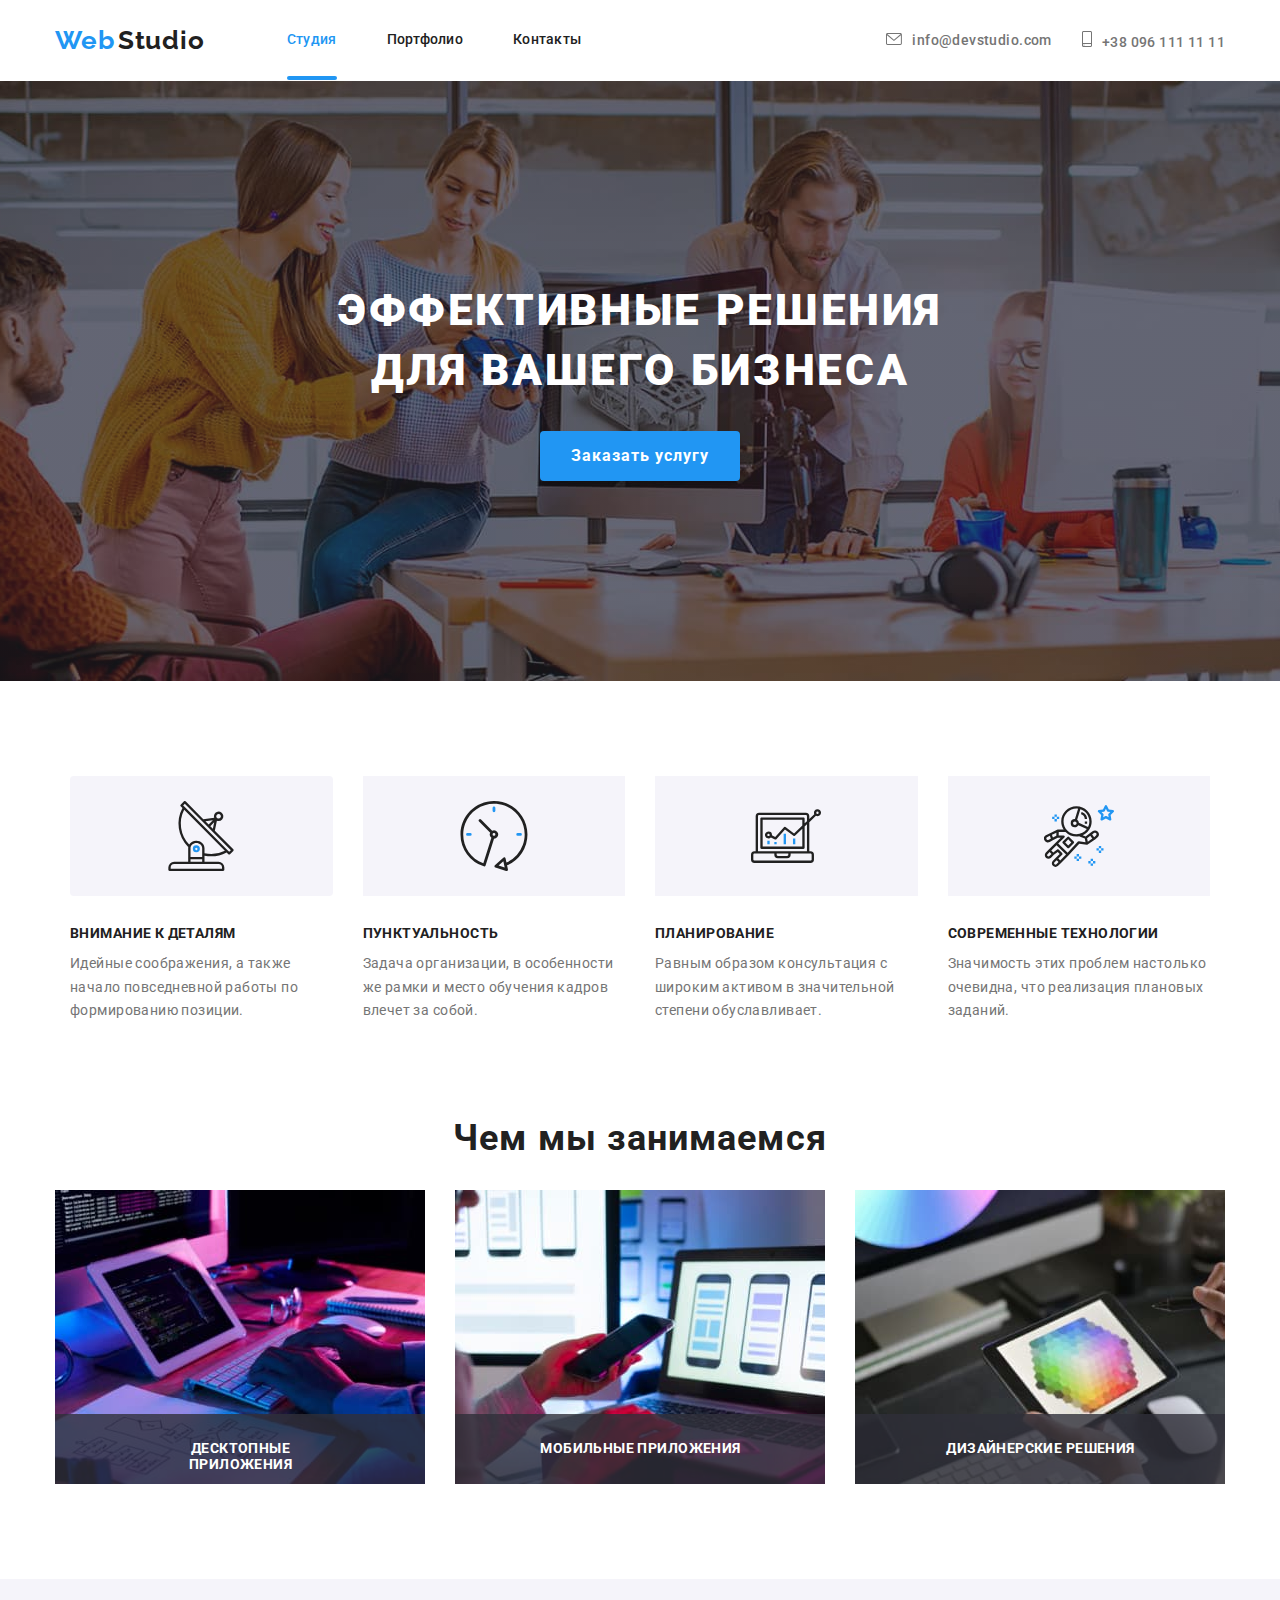
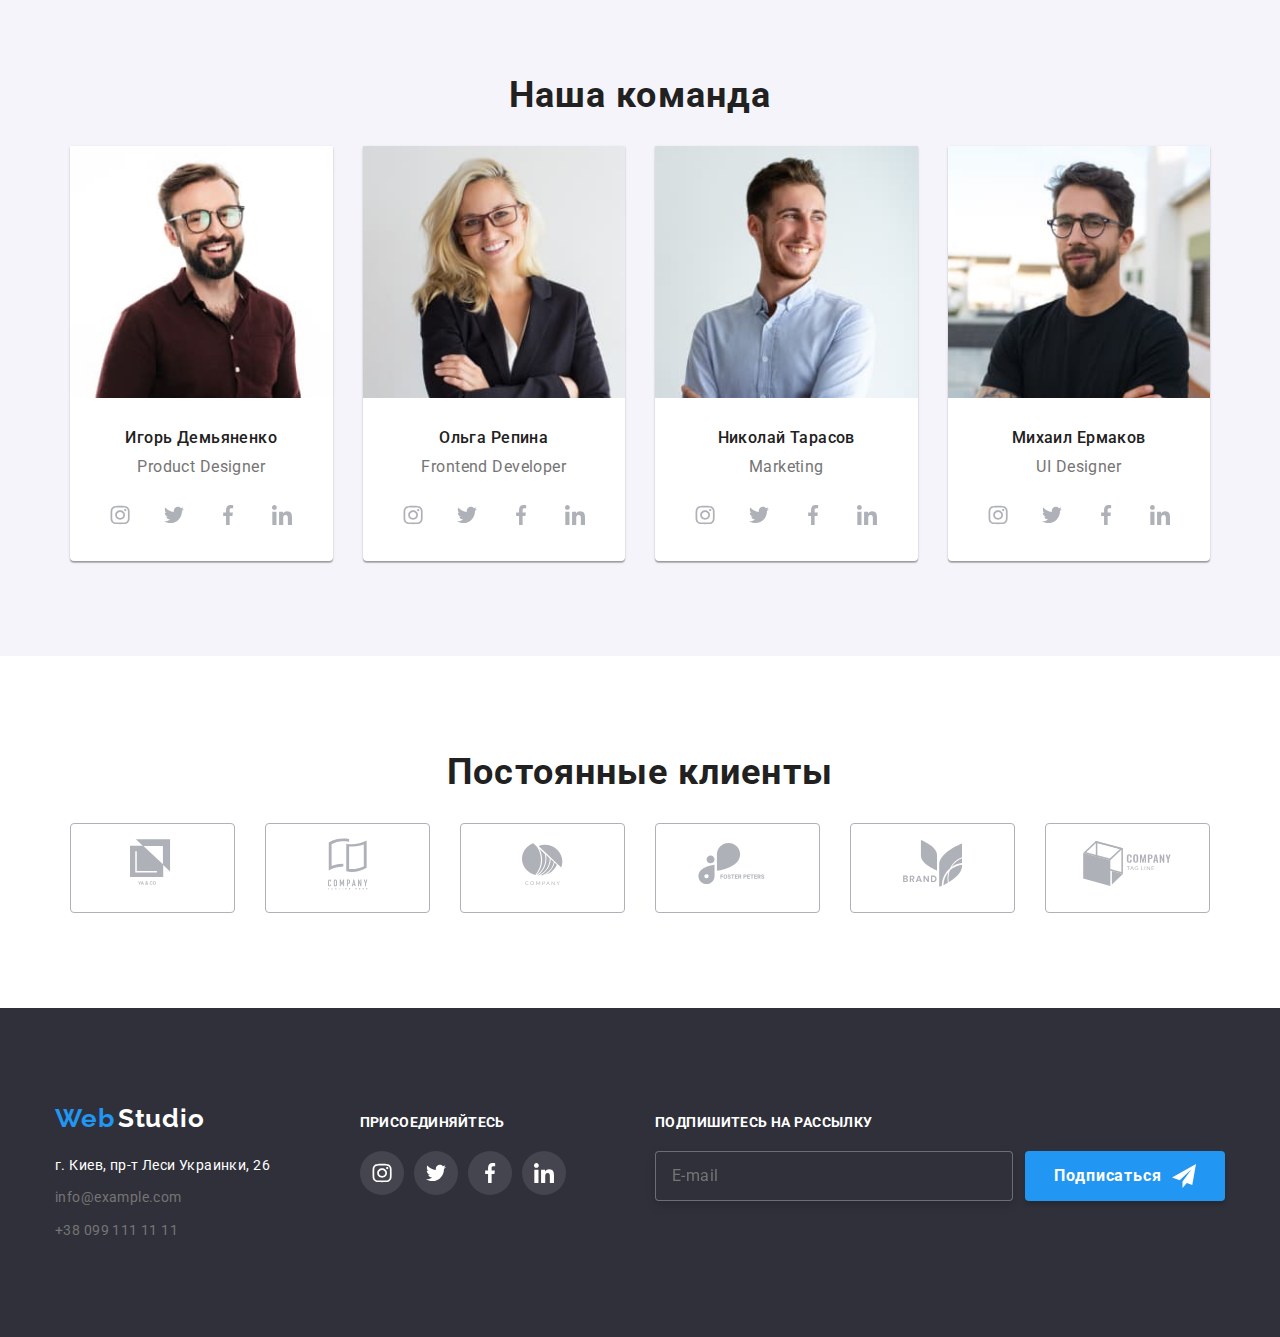
<file: index.html>
<!DOCTYPE html>
<html lang="ru">
  <head>
    <meta charset="UTF-8" />
    <meta name="viewport" content="width=device-width, initial-scale=1.0" />
    <title>WebStudio</title>
    <link href="https://fonts.googleapis.com/css2?family=Raleway:wght@700&family=Roboto:wght@400;500;700;900&display=swap"
      rel="stylesheet" />
    <link rel="stylesheet" href="https://cdnjs.cloudflare.com/ajax/libs/modern-normalize/1.0.0/modern-normalize.min.css" />
    <link rel="stylesheet" href="./css/main.min.css" />
  </head>

  <body>
     <header class="main-nav">
      <div class="container">
        <nav class="nave-header">
          <a href="./" class="link link-logo">
            <span class="logo web">Web</span>
            <span class="logo studio">Studio</span>
          </a>
          <button type="button" class="menu-button-mobile" aria-expanded="false" aria-controls="menu-container-mobile" data-menu-button>
            <svg width="40" height="40" aria-label="Переключатель мобильного меню">
              <use class="icon-menu-mobile" href="./images/modal-icon/sprite-modal.svg#menu"></use>
              <use class="icon-close-mobile" href="./images/modal-icon/sprite-modal.svg#close-menu"></use>
            </svg>
          </button>
          <div class="menu-container-mobile" data-menu>
            <ul class="link-nav-menu">
            <li class="item"><a href="" class="link link-nav current">Студия</a></li>
            <li class="item"><a href="./portfolio.html" class="link link-nav">Портфолио</a></li>
            <li class="item"><a href="#contacts" class="link link-nav">Контакты</a></li>
            </ul>
            <div class="header-contacts">
          <a href="mailto:info@devstudio.com" class="link link-header">
            <svg class="link-header-svg" width=16 height=12>
              <use href="./images/icon/sprite.svg#envelope"></use>
            </svg>
            info@devstudio.com</a>
          <a href="tel:+380961111111" class="link link-header">
            <svg class="link-header-svg" width=10 height=16>
              <use href="./images/icon/sprite.svg#smartphone"></use>
            </svg>
            +38 096 111 11 11</a>
            </div>
          </div>
        </nav>
      </div>
      
    </header>

    <main>
      <section class="section-hero">
        <div class="container">
          <h1 class="hero-title">Эффективные решения для вашего бизнеса</h1>
          <button data-modal-open type="button" class="btn">Заказать услугу</button>
        </div>
      </section>

       <section class="section-plus">
        <div class="container">
          <h2 hidden>Преимущества</h2>
          <ul class="list-plus">
            <li class="item item-antenna">
              <h3 class="title-plus">Внимание к деталям</h3> 
              <span>Идейные соображения, а также начало повседневной работы по формированию позиции.</span>
            </li>
            <li class="item item-clock">
              <h3 class="title-plus">Пунктуальность</h3> 
              <span>Задача организации, в особенности же рамки и место обучения кадров влечет за собой.</span>
            </li>
            <li class="item item-diagram">
              <h3 class="title-plus">Планирование</h3> 
              <span>Равным образом консультация с широким активом в значительной степени обуславливает.</span>
            </li>
            <li class="item item-astronaut">
              <h3 class="title-plus">Современные технологии</h3> 
              <span>Значимость этих проблем настолько очевидна, что реализация плановых заданий.</span>
            </li>
          </ul>
        </div>
      </section>

      <section class="container-title">
        <div class="container">
          <h2 class="section-title">Чем мы занимаемся</h2>
          <ul class="list-section-title">
            <li class="item">            
              <img srcset="./images/work/code.jpg 1x, ./images/work/code@2x.jpg 2x" src="./images/work/code.jpg" width="370" height="294" alt="верстка сайта" class="image-block">
              <p class="title-plus-work label">Десктопные приложения</p>
            </li>
            <li class="item">
              <img srcset="./images/work/mobile.jpg 1x, ./images/work/mobile@2x.jpg 2x" src="./images/work/mobile.jpg" width="370" height="294" alt="макет сайта" class="image-block">
              <p class="title-plus-work label">Мобильные приложения</p>
            </li>
            <li class="item">
              <img srcset="./images/work/grafic.jpg 1x, ./images/work/grafic@2x.jpg 2x" src="./images/work/grafic.jpg" width="370" height="294" alt="дизайн сайта" class="image-block">
              <p class="title-plus-work label">Дизайнерские решения</p>
            </li>
          </ul>
        </div>
      </section>

      <section class="section-team">
        <div class="container">
          <h2 class="section-title">Наша команда</h2>
            <ul class="team">
              <li class="item">
                <picture>
                  <source srcset="./images/team/desktop/igor-270.jpg 1x, ./images/team/desktop/igor-270@2x.jpg 2x" 
                    media="(min-width: 1200px)">
                  <source srcset="./images/team/tablet/igor-354.jpg 1x, ./images/team/tablet/igor-354@2x.jpg 2x"
                    media="(min-width: 768px)">
                  <source srcset="./images/team/mobile/igor-480.jpg 1x, ./images/team/mobile/igor-480@2x.jpg 2x"
                    media="(min-width: 480px)">
                  <img src="./images/team/mobile/igor-480.jpg" width="450" height="460" alt="Игорь Демьяненко" class="image-block"> 
                </picture>              
                <h3 class="team-name">Игорь Демьяненко</h3>
                <p lang="en" class="team-profession">Product Designer</p>
                <ul class="list social-icons">
                  <li class="social-icons-item">
                    <a class="social-icons-link" href="https://instagram.com" target="_blank" rel="noopener noreferer" aria-label="Instagram">
                      <svg class="social-icons-svg">
                        <use href="./images/icon/sprite.svg#instagram"></use>
                      </svg>
                    </a>
                  </li>
                  <li class="social-icons-item">
                    <a class="social-icons-link" href="https://twitter.com" target="_blank" rel="noopener noreferer" aria-label="Twitter">
                      <svg class="social-icons-svg">
                        <use href="./images/icon/sprite.svg#twitter"></use>
                      </svg>
                    </a>
                  </li>
                  <li class="social-icons-item">
                    <a class="social-icons-link" href="https://facebook.com" target="_blank" rel="noopener noreferer" aria-label="Facebook">
                      <svg class="social-icons-svg">
                        <use href="./images/icon/sprite.svg#facebook"></use>
                      </svg>
                    </a>
                  </li>
                  <li class="social-icons-item">
                    <a class="social-icons-link" href="https://linkedin.com" target="_blank" rel="noopener noreferer" aria-label="Linkedin">
                      <svg class="social-icons-svg">
                        <use href="./images/icon/sprite.svg#linkedin"></use>
                      </svg>
                    </a>
                  </li>
                </ul>
              </li>
              <li class="item">
                <picture>
                  <source srcset="./images/team/desktop/olga-270.jpg 1x, ./images/team/desktop/olga-270@2x.jpg 2x"
                    media="(min-width: 1200px)">
                  <source srcset="./images/team/tablet/olga-354.jpg 1x, ./images/team/tablet/olga-354@2x.jpg 2x"
                    media="(min-width: 768px)">
                  <source srcset="./images/team/mobile/olga-480.jpg 1x, ./images/team/mobile/olga-480@2x.jpg 2x" 
                    media="(max-width: 767px)">
                  <img src="./images/team/mobile/olga-480.jpg" width="450" height="460" alt="Ольга Репина" class="image-block">
                </picture>
                
                <h3 class="team-name">Ольга Репина</h3>
                <p lang="en" class="team-profession">Frontend Developer</p>
                <ul class="list social-icons">
                  <li class="social-icons-item">
                    <a class="social-icons-link" href="https://instagram.com" target="_blank" rel="noopener noreferer"
                      aria-label="Instagram">
                      <svg class="social-icons-svg">
                        <use href="./images/icon/sprite.svg#instagram"></use>
                      </svg>
                    </a>
                  </li>
                  <li class="social-icons-item">
                    <a class="social-icons-link" href="https://twitter.com" target="_blank" rel="noopener noreferer"
                      aria-label="Twitter">
                      <svg class="social-icons-svg">
                        <use href="./images/icon/sprite.svg#twitter"></use>
                      </svg>
                    </a>
                  </li>
                  <li class="social-icons-item">
                    <a class="social-icons-link" href="https://facebook.com" target="_blank" rel="noopener noreferer"
                      aria-label="Facebook">
                      <svg class="social-icons-svg">
                        <use href="./images/icon/sprite.svg#facebook"></use>
                      </svg>
                    </a>
                  </li>
                  <li class="social-icons-item">
                    <a class="social-icons-link" href="https://linkedin.com" target="_blank" rel="noopener noreferer"
                      aria-label="Linkedin">
                      <svg class="social-icons-svg">
                        <use href="./images/icon/sprite.svg#linkedin"></use>
                      </svg>
                    </a>
                  </li>
                </ul>
              </li>
              <li class="item">
                <picture>
                  <source srcset="./images/team/desktop/nikolay-270.jpg 1x, ./images/team/desktop/nikolay-270@2x.jpg 2x" media="(min-width: 1200px)">
                  <source srcset="./images/team/tablet/nikolay-354.jpg 1x, ./images/team/tablet/nikolay-354@2x.jpg 2x" media="(min-width: 768px">
                  <source srcset="./images/team/mobile/nikolay-480.jpg 1x, ./images/team/mobile/nikolay-480@2x.jpg 2x" media="(max-width: 767px)">
                  <img src="./images/team/mobile/nikolay-480.jpg" width="450" height="460"  alt="Николай Тарасов" class="image-block">
                </picture>
                
                <h3 class="team-name">Николай Тарасов</h3>
                <p lang="en" class="team-profession">Marketing</p>
                <ul class="list social-icons">
                  <li class="social-icons-item">
                    <a class="social-icons-link" href="https://instagram.com" target="_blank" rel="noopener noreferer"
                      aria-label="Instagram">
                      <svg class="social-icons-svg">
                        <use href="./images/icon/sprite.svg#instagram"></use>
                      </svg>
                    </a>
                  </li>
                  <li class="social-icons-item">
                    <a class="social-icons-link" href="https://twitter.com" target="_blank" rel="noopener noreferer"
                      aria-label="Twitter">
                      <svg class="social-icons-svg">
                        <use href="./images/icon/sprite.svg#twitter"></use>
                      </svg>
                    </a>
                  </li>
                  <li class="social-icons-item">
                    <a class="social-icons-link" href="https://facebook.com" target="_blank" rel="noopener noreferer"
                      aria-label="Facebook">
                      <svg class="social-icons-svg">
                        <use href="./images/icon/sprite.svg#facebook"></use>
                      </svg>
                    </a>
                  </li>
                  <li class="social-icons-item">
                    <a class="social-icons-link" href="https://linkedin.com" target="_blank" rel="noopener noreferer"
                      aria-label="Linkedin">
                      <svg class="social-icons-svg">
                        <use href="./images/icon/sprite.svg#linkedin"></use>
                      </svg>
                    </a>
                  </li>
                </ul>
              </li>
              <li class="item">
                <picture>
                  <source srcset="./images/team/desktop/mihail-270.jpg 1x, ./images/team/desktop/mihail-270@2x.jpg 2x"
                    media="(min-width: 1200px)">
                  <source srcset="./images/team/tablet/mihail-354.jpg 1x, ./images/team/tablet/mihail-354@2x.jpg 2x"
                    media="(min-width: 768px">
                  <source srcset="./images/team/mobile/mihail-480.jpg 1x, ./images/team/mobile/mihail-480@2x.jpg 2x"
                    media="(max-width: 767px)">
                  <img src="./images/team/mobile/mihail-480.jpg" width="450" height="460" alt="Михаил Ермаков" class="image-block">
                </picture>
                
                <h3 class="team-name">Михаил Ермаков</h3>
                <p lang="en" class="team-profession">UI Designer</p>
                <ul class="list social-icons">
                  <li class="social-icons-item">
                    <a class="social-icons-link" href="https://instagram.com" target="_blank" rel="noopener noreferer"
                      aria-label="Instagram">
                      <svg class="social-icons-svg">
                        <use href="./images/icon/sprite.svg#instagram"></use>
                      </svg>
                    </a>
                  </li>
                  <li class="social-icons-item">
                    <a class="social-icons-link" href="https://twitter.com" target="_blank" rel="noopener noreferer"
                      aria-label="Twitter">
                      <svg class="social-icons-svg">
                        <use href="./images/icon/sprite.svg#twitter"></use>
                      </svg>
                    </a>
                  </li>
                  <li class="social-icons-item">
                    <a class="social-icons-link" href="https://facebook.com" target="_blank" rel="noopener noreferer"
                      aria-label="Facebook">
                      <svg class="social-icons-svg">
                        <use href="./images/icon/sprite.svg#facebook"></use>
                      </svg>
                    </a>
                  </li>
                  <li class="social-icons-item">
                    <a class="social-icons-link" href="https://linkedin.com" target="_blank" rel="noopener noreferer"
                      aria-label="Linkedin">
                      <svg class="social-icons-svg">
                        <use href="./images/icon/sprite.svg#linkedin"></use>
                      </svg>
                    </a>
                  </li>
                </ul>
              </li>
            </ul>
        </div>
      </section>

       <section class="section-clients">
        <div class="container">
          <h2 class="section-title">Постоянные клиенты</h2>
          <ul class="clients-icons">
            <li class="clients-icons-item"><a class="clients-icons-link" href="" target="_blank" rel="noopener noreferer">
              <svg class="clients-icons-svg" width=44.27 height=49.23>
                <use href="./images/icon/sprite.svg#client1"></use>
              </svg>
            </a></li>
            <li class="clients-icons-item"><a class="clients-icons-link" href="" target="_blank" rel="noopener noreferer">
              <svg class="clients-icons-svg" width=40 height=52>
                <use href="./images/icon/sprite.svg#client2"></use>
              </svg>
            </a></li>
            <li class="clients-icons-item"><a class="clients-icons-link" href="" target="_blank" rel="noopener noreferer">
              <svg class="clients-icons-svg" width=41 height=42.6>
                <use href="./images/icon/sprite.svg#client3"></use>
              </svg>
            </a></li>
            <li class="clients-icons-item"><a class="clients-icons-link" href="" target="_blank" rel="noopener noreferer">
              <svg class="clients-icons-svg" width=79.66 height=42.02>
                <use href="./images/icon/sprite.svg#client4"></use>
              </svg>
            </a></li>
            <li class="clients-icons-item"><a class="clients-icons-link" href="" target="_blank" rel="noopener noreferer">
              <svg class="clients-icons-svg" width=59 height=47>
                <use href="./images/icon/sprite.svg#client5"></use>
              </svg>
            </a></li>
            <li class="clients-icons-item"><a class="clients-icons-link" href="" target="_blank" rel="noopener noreferer">
              <svg class="clients-icons-svg" width=88.48 height=45.44>
                <use href="./images/icon/sprite.svg#client6"></use>
              </svg>
            </a></li>
          </ul>
        </div>

      </section>

    </main>

    <footer class="footer">
      <div class="container footer-container">
        <div>
          <a href="./" class="link link-logo-footer">
            <span class="logo web">Web</span>
            <span class="logo studio logo-st-f">Studio</span>
          </a>
          <address id="contacts">
            <ul class="list-contacts">
              <li class="item"><a href="https://goo.gl/maps/tkaNXoD5KU1ZypCJ8" target="blank" rel="noopener noreferer" class="link address">г. Киев, пр-т Леси Украинки, 26</a></li>
              <li class="item"><a href="mailto:info@example.com" class="link">info@example.com</a></li>
              <li class="item"><a href="tel:+380991111111" class="link">+38 099 111 11 11</a></li>
            </ul>
          </address>
        </div>
        <div class="footer-social-link">
          <h3 class="title-plus title-plus-foot">присоединяйтесь</h3>
          <ul class="list social-icons">
            <li class="social-icons-item">
              <a class="social-icons-link social-icons-link-foot" href="https://instagram.com" target="_blank"
                rel="noopener noreferer" aria-label="Instagram">
                <svg class="social-icons-svg social-icons-foot-svg">
                  <use href="./images/icon/sprite.svg#instagram"></use>
                </svg>
              </a>
            </li>
            <li class="social-icons-item">
              <a class="social-icons-link social-icons-link-foot" href="https://twitter.com" target="_blank"
                rel="noopener noreferer" aria-label="Twitter">
                <svg class="social-icons-svg social-icons-foot-svg">
                  <use href="./images/icon/sprite.svg#twitter"></use>
                </svg>
              </a>
            </li>
            <li class="social-icons-item">
              <a class="social-icons-link social-icons-link-foot" href="https://facebook.com" target="_blank"
                rel="noopener noreferer" aria-label="Facebook">
                <svg class="social-icons-svg social-icons-foot-svg">
                  <use href="./images/icon/sprite.svg#facebook"></use>
                </svg>
              </a>
            </li>
            <li class="social-icons-item">
              <a class="social-icons-link social-icons-link-foot" href="https://linkedin.com" target="_blank"
                rel="noopener noreferer" aria-label="Linkedin">
                <svg class="social-icons-svg social-icons-foot-svg">
                  <use href="./images/icon/sprite.svg#linkedin"></use>
                </svg>
              </a>
            </li>
          </ul>
        </div>
        <div class="subscribe-container">
          <h3 class="title-plus title-plus-foot">Подпишитесь на рассылку</h3>
          <form method="post" class="subscribe">
            <input type="email" name="email" class="subscribe-input" placeholder="E-mail" required>
            <button type="submit" class="subscribe-btn">Подписаться
              <svg class="subscribe-send-svg">
                <use href="./images/modal-icon/sprite-modal.svg#send"></use>
              </svg>
            </button>
          </form>
        </div>
      </div>
    </footer>

    <div data-modal class="backdrop is-hidden">
      <div class="modal"> 
        <button data-modal-close type="button" class="close-btn">
        <svg class="close-svg">
            <use href="./images/modal-icon/sprite.svg#close"></use>
          </svg>
        </button>

        <p class="modal-caption">Оставьте свои данные, мы вам перезвоним</p>

        <form class="modal-form">

          <div class="form-field">
            <label for="user-name" class="label-field">Имя</label>
            <div class="position-svg">
              <input type="text" name="user-name" id="user-name" class="form-input" required>
              <svg class="form-svg">
              <use href="./images/modal-icon/sprite-modal.svg#person"></use>
            </svg>
            </div>
            
          </div>

          <div class="form-field">
            <label for="phone" class="label-field">Телефон</label>
            <div class="position-svg">
              <input type="tel" name="phone" id="phone" class="form-input" required>
              <svg class="form-svg">
                <use href="./images/modal-icon/sprite-modal.svg#phone"></use>
              </svg>
            </div>
          </div>

          <div class="form-field">
            <label for="email" class="label-field">Почта</label>
            <div class="position-svg">
              <input type="email" name="email" id="email" class="form-input" required>
              <svg class="form-svg">
                <use href="./images/modal-icon/sprite-modal.svg#email"></use>
              </svg>
            </div>
          </div>

          <div class="form-field">
            <label for="comment" class="label-field">Комментарий</label>
            <textarea name="comment" id="comment" rows="5" class="form-comment" placeholder="Введите текст"></textarea>
          </div>

          <!-- CHECK -->
          <div class="check-opt">
            <label class="check-lable">
              <input class="checkbox" type="checkbox">
              <span class="check-icon"></span>
              Соглашаюсь с рассылкой и принимаю<a href="">Условия договора</a>
            </label>
          </div>

          <div class="btn-send">
            <button type="submit" class="subscribe-btn">Отправить</button>
          </div>

        </form>
      </div>
    </div>
    
  <script src="./js/modal.js"></script>
  <script src="./js/menu.js"></script>
  </body>
</html>
</file>
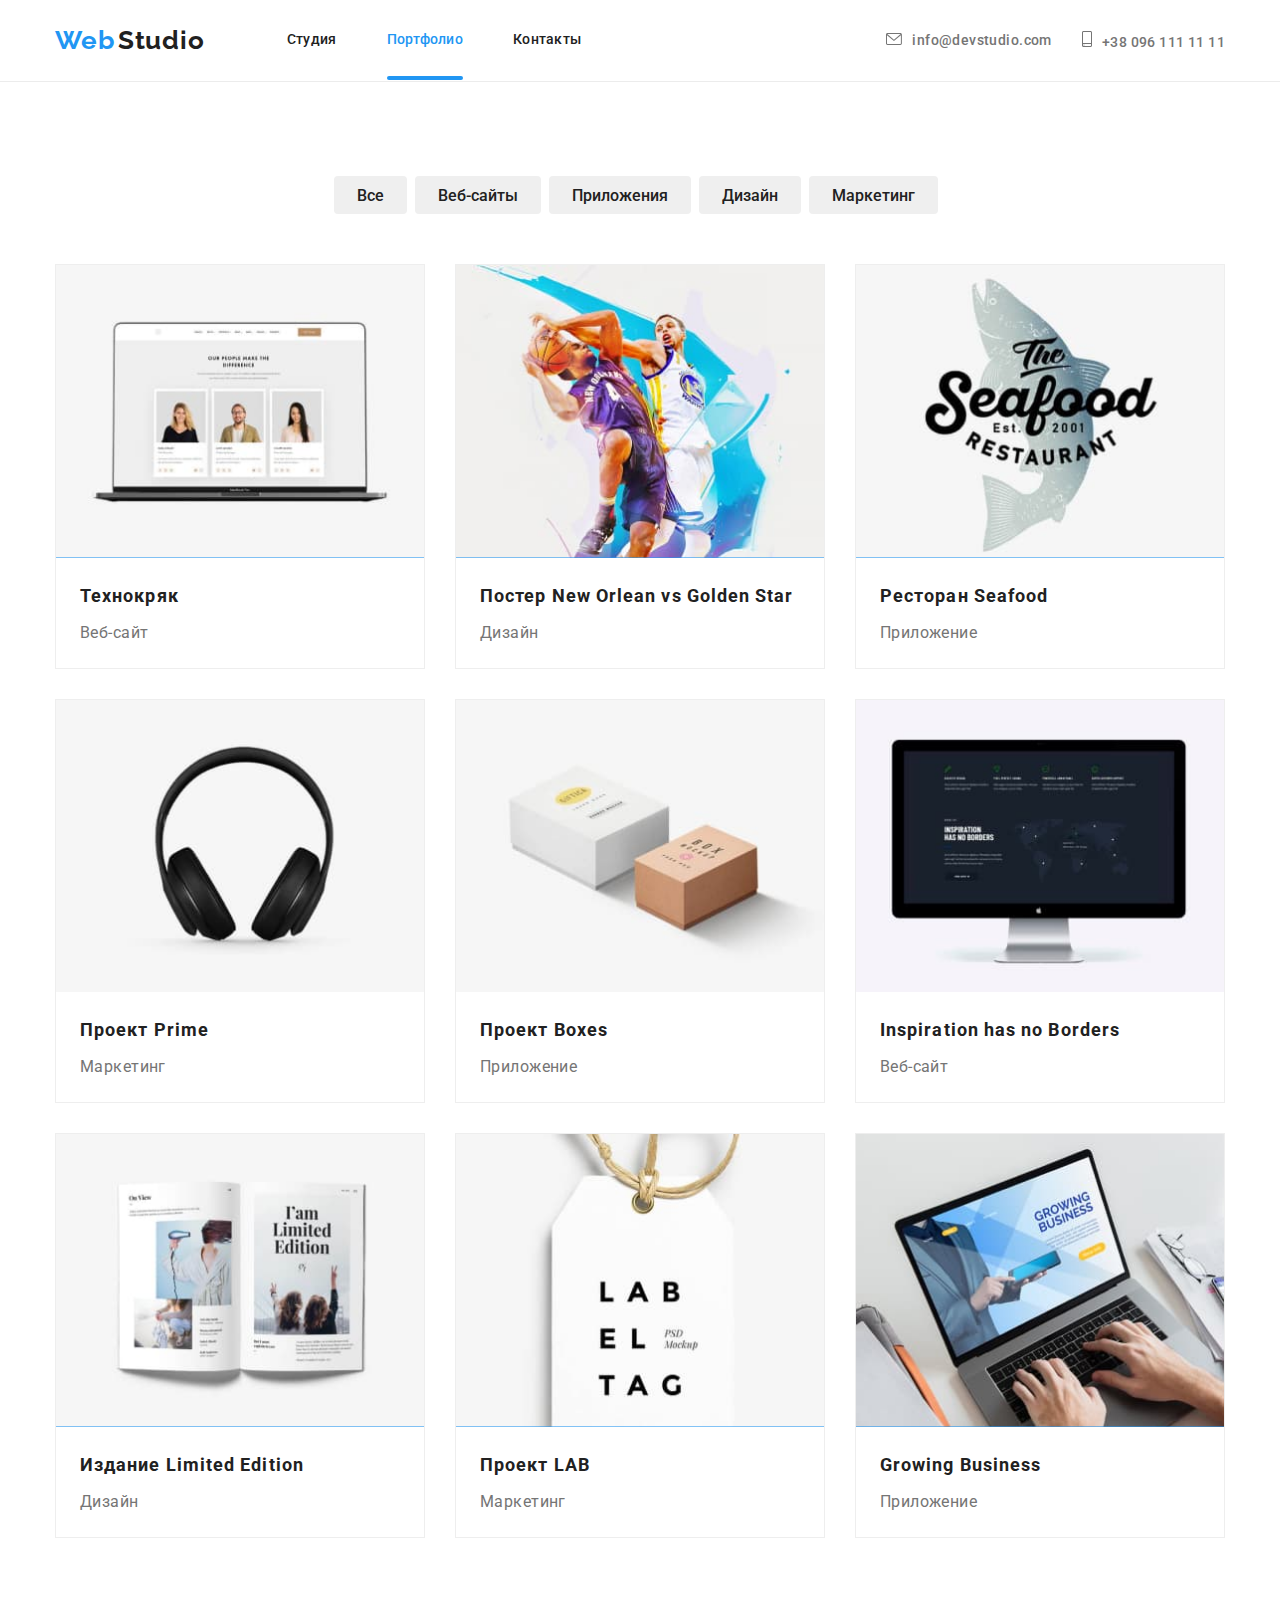
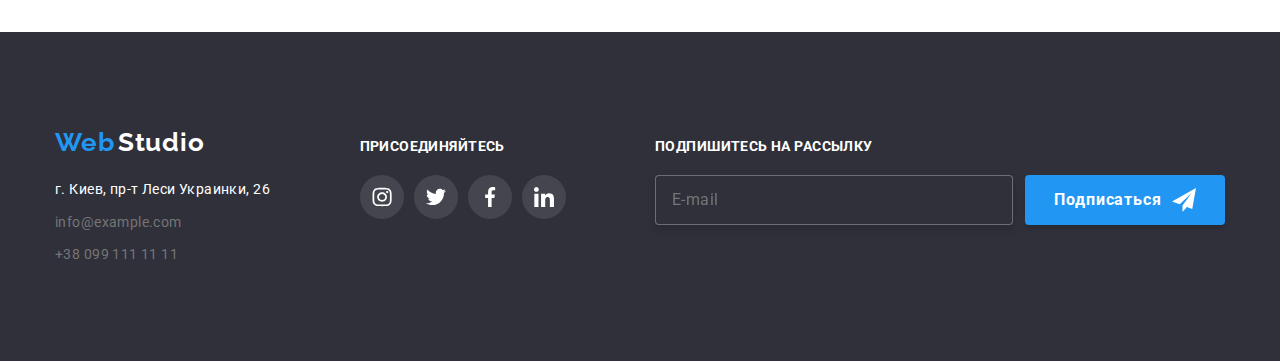
<file: portfolio.html>
<!DOCTYPE html>
<html lang="ru">
<head>
    <meta charset="UTF-8" />
    <meta name="viewport" content="width=device-width, initial-scale=1.0" />
    <title>Portfolio</title>
    <link href="https://fonts.googleapis.com/css2?family=Raleway:wght@700&family=Roboto:wght@400;500;700;900&display=swap"
        rel="stylesheet" />
    <link rel="stylesheet" href="https://cdnjs.cloudflare.com/ajax/libs/modern-normalize/1.0.0/modern-normalize.min.css" />
    <link rel="stylesheet" href="./css/portfolio.min.css" />
</head>

<body>
    <header class="main-nav">
        <div class="container">
            <nav class="nave-header">
                <a href="./" class="link link-logo">
                    <span class="logo web">Web</span>
                    <span class="logo studio">Studio</span>
                </a>
                <button type="button" class="menu-button-mobile" aria-expanded="false" aria-controls="menu-container-mobile"
                    data-menu-button>
                    <svg width="40" height="40" aria-label="Переключатель мобильного меню">
                        <use class="icon-menu-mobile" href="./images/modal-icon/sprite-modal.svg#menu"></use>
                        <use class="icon-close-mobile" href="./images/modal-icon/sprite-modal.svg#close-menu"></use>
                    </svg>
                </button>
                <div class="menu-container-mobile" data-menu>
                    <ul class="link-nav-menu">
                        <li class="item"><a href="" class="link link-nav">Студия</a></li>
                        <li class="item"><a href="./portfolio.html" class="link link-nav current">Портфолио</a></li>
                        <li class="item"><a href="#contacts" class="link link-nav">Контакты</a></li>
                    </ul>
                    <div class="header-contacts">
                        <a href="mailto:info@devstudio.com" class="link link-header">
                            <svg class="link-header-svg" width=16 height=12>
                                <use href="./images/icon/sprite.svg#envelope"></use>
                            </svg>
                            info@devstudio.com</a>
                        <a href="tel:+380961111111" class="link link-header">
                            <svg class="link-header-svg" width=10 height=16>
                                <use href="./images/icon/sprite.svg#smartphone"></use>
                            </svg>
                            +38 096 111 11 11</a>
                    </div>
                </div>
            </nav>
        </div>
    
    </header>

    <main>
        <section class="section-projects">
            <div class="container">
                <ul class="list-btn-filtr">
                    <li class="item"><button type="button" class="btn-filtr">Все</button></li>
                    <li class="item"><button type="button" class="btn-filtr">Веб-сайты</button></li>
                    <li class="item"><button type="button" class="btn-filtr">Приложения</button></li>
                    <li class="item"><button type="button" class="btn-filtr">Дизайн</button></li>
                    <li class="item"><button type="button" class="btn-filtr">Маркетинг</button></li>
                </ul>
            
                <h1 hidden>Наши проекты</h1>
                <ul class="list-link-projects">
                    <li class="item">
                        <a href="" class="link-project">
                            <div class="project-img">
                                <picture>
                                    <source srcset="./images/projects/desktop/techno.jpg 1x, ./images/projects/desktop/techno@2x.jpg 2x" 
                                        media="(min-width: 1200px)" />
                                    <source srcset="./images/projects/tablet/techno-768.jpg 1x, ./images/projects/tablet/techno-768@2x.jpg 2x"
                                        media="(min-width: 768px)" />
                                    <source srcset="./images/projects/mobile/techno-480.jpg 1x, ./images/projects/mobile/techno-480@2x.jpg 2x"
                                        media="(max-width: 767px)" />                                 
                                    <img src="./images/projects/mobile/techno-480.jpg" alt="Веб-сайт" width="450" height="294" class="image-block"> 
                                </picture>                               
                                <p class="label">Технокряк это современная площадка распространения коронавируса. Компании используют эту платформу для цифрового
                                шпионажа и атак на защищённые сервера конкурентов.</p>
                            </div>
                            <div class="card-text">
                                <h3 class="title-projects">Технокряк</h3>
                                <p class="description-projects">Веб-сайт</p>
                            </div>
                        </a>
                    </li>
                    <li class="item">
                        <a href="" class="link-project">
                            <div class="project-img">
                                <picture>
                                    <source srcset="./images/projects/desktop/ball.jpg 1x, ./images/projects/desktop/ball@2x.jpg 2x"
                                        media="(min-width: 1200px)" />
                                    <source srcset="./images/projects/tablet/ball-768.jpg 1x, ./images/projects/tablet/ball-768@2x.jpg 2x"
                                        media="(min-width: 768px)" />
                                    <source srcset="./images/projects/mobile/ball-480.jpg 1x, ./images/projects/mobile/ball-480@2x.jpg 2x"
                                        media="(max-width: 767px)" />
                                    <img src="./images/projects/mobile/ball-480.jpg" alt="Дизайн постера" width="450" height="294" class="image-block">
                                </picture>                                
                                <p class="label">Технокряк это современная площадка распространения коронавируса. Компании используют эту платформу для цифрового
                                шпионажа и атак на защищённые сервера конкурентов.</p>
                            </div>
                            <div class="card-text">
                                <h3 class="title-projects">Постер New Orlean vs Golden Star</h3>
                                <p class="description-projects">Дизайн</p>
                            </div>
                        </a>
                    </li>
                    <li class="item">
                        <a href="" class="link-project">
                            <div class="project-img">
                                <picture>
                                    <source srcset="./images/projects/desktop/sea_food.jpg 1x, ./images/projects/desktop/sea_food@2x.jpg 2x"
                                        media="(min-width: 1200px)" />
                                    <source srcset="./images/projects/tablet/sea-food-768.jpg 1x, ./images/projects/tablet/sea-food-768@2x.jpg 2x"
                                        media="(min-width: 768px)" />
                                    <source srcset="./images/projects/mobile/sea-food-480.jpg 1x, ./images/projects/mobile/sea-food-480@2x.jpg 2x"
                                        media="(max-width: 767px)" />
                                    <img src="./images/projects/mobile/sea-food-480.jpg" alt="Приложение для ресторана" width="450" height="294"
                                        class="image-block">
                                </picture>                               
                                <p class="label">Технокряк это современная площадка распространения коронавируса. Компании используют эту платформу для цифрового
                                шпионажа и атак на защищённые сервера конкурентов.</p>
                            </div>
                            <div class="card-text">
                                <h3 class="title-projects">Ресторан Seafood</h3>
                                <p class="description-projects">Приложение</p>
                            </div>
                        </a>
                    </li>
                    <li class="item">
                        <a href="" class="link-project">
                            <div class="project-img">
                                <picture>
                                    <source srcset="./images/projects/desktop/prime.jpg 1x, ./images/projects/desktop/prime@2x.jpg 2x"
                                        media="(min-width: 1200px)" />
                                    <source srcset="./images/projects/tablet/prime-768.jpg 1x, ./images/projects/tablet/prime-768@2x.jpg 2x"
                                        media="(min-width: 768px)" />
                                    <source srcset="./images/projects/mobile/prime-480.jpg 1x, ./images/projects/mobile/prime-480@2x.jpg 2x"
                                        media="(max-width: 767px)" />
                                    <img src="./images/projects/mobile/prime-480.jpg" alt="Проект Прайм" width="450" height="294" class="image-block">
                                </picture>                               
                                <p class="label">Технокряк это современная площадка распространения коронавируса. Компании используют эту платформу для цифрового
                                шпионажа и атак на защищённые сервера конкурентов.</p>
                            </div>
                            <div class="card-text">
                                <h3 class="title-projects">Проект Prime</h3>
                                <p class="description-projects">Маркетинг</p>
                            </div>
                        </a>
                    </li>
                    <li class="item">
                        <a href="" class="link-project">
                            <div class="project-img">
                                <picture>
                                    <source srcset="./images/projects/desktop/boxes.jpg 1x, ./images/projects/desktop/boxes@2x.jpg 2x"
                                        media="(min-width: 1200px)" />
                                    <source srcset="./images/projects/tablet/box-768.jpg 1x, ./images/projects/tablet/box-768@2x.jpg 2x"
                                        media="(min-width: 768px)" />
                                    <source srcset="./images/projects/mobile/box-480.jpg 1x, ./images/projects/mobile/box-480@2x.jpg 2x"
                                        media="(max-width: 767px)" />
                                    <img src="./images/projects/mobile/box-480.jpg" alt="Приложение Бокс" width="450" height="294" class="image-block">
                                </picture>                                
                                <p class="label">Технокряк это современная площадка распространения коронавируса. Компании используют эту платформу для цифрового
                                шпионажа и атак на защищённые сервера конкурентов.</p>
                            </div>
                            <div class="card-text">
                                <h3 class="title-projects">Проект Boxes</h3>
                                <p class="description-projects">Приложение</p>
                            </div>
                        </a>
                    </li>
                    <li class="item">
                        <a href="" class="link-project">
                            <div class="project-img">
                                <picture>
                                    <source srcset="./images/projects/desktop/monitor.jpg 1x, ./images/projects/desktop/monitor@2x.jpg 2x"
                                        media="(min-width: 1200px)" />
                                    <source srcset="./images/projects/tablet/monitor-768.jpg 1x, ./images/projects/tablet/monitor-768@2x.jpg 2x"
                                        media="(min-width: 768px)" />
                                    <source srcset="./images/projects/mobile/monitor-480.jpg 1x, ./images/projects/mobile/monitor-480@2x.jpg 2x"
                                        media="(max-width: 767px)" />
                                    <img src="./images/projects/mobile/monitor-480.jpg" alt="Веб-сайт" width="450" height="294" class="image-block">
                                </picture>                               
                                <p class="label">Технокряк это современная площадка распространения коронавируса. Компании используют эту платформу для цифрового
                                шпионажа и атак на защищённые сервера конкурентов.</p>
                            </div>
                            <div class="card-text">
                                <h3 class="title-projects">Inspiration has no Borders</h3>
                                <p class="description-projects">Веб-сайт</p>
                            </div>
                        </a>
                    </li>
                    <li class="item">
                        <a href="" class="link-project">
                            <div class="project-img">
                                <picture>
                                    <source srcset="./images/projects/desktop/limited.jpg 1x, ./images/projects/desktop/limited@2x.jpg 2x"
                                        media="(min-width: 1200px)" />
                                    <source srcset="./images/projects/tablet/limited-768.jpg 1x, ./images/projects/tablet/limited-768@2x.jpg 2x"
                                        media="(min-width: 768px)" />
                                    <source srcset="./images/projects/mobile/limited-480.jpg 1x, ./images/projects/mobile/limited-480@2x.jpg 2x"
                                        media="(max-width: 767px)" />
                                    <img src="./images/projects/mobile/limited-480.jpg" alt="Дизайн издания" width="450" height="294" class="image-block">
                                </picture>                                
                                <p class="label">Технокряк это современная площадка распространения коронавируса. Компании используют эту платформу для цифрового
                                шпионажа и атак на защищённые сервера конкурентов.</p>
                            </div>
                            <div class="card-text">
                                <h3 class="title-projects">Издание Limited Edition</h3>
                                <p class="description-projects">Дизайн</p>
                            </div>
                        </a>
                    </li>
                    <li class="item">
                        <a href="" class="link-project">
                            <div class="project-img">
                                <picture>
                                    <source srcset="./images/projects/desktop/lab.jpg 1x, ./images/projects/desktop/lab@2x.jpg 2x"
                                        media="(min-width: 1200px)" />
                                    <source srcset="./images/projects/tablet/lab-768.jpg 1x, ./images/projects/tablet/lab-768@2x.jpg 2x"
                                        media="(min-width: 768px)" />
                                    <source srcset="./images/projects/mobile/lab-480.jpg 1x, ./images/projects/mobile/lab-480@2x.jpg 2x"
                                        media="(max-width: 767px)" />
                                    <img src="./images/projects/mobile/lab-480.jpg" alt="Маркетинговый проект" width="450" height="294" class="image-block">
                                </picture>                               
                                <p class="label">Технокряк это современная площадка распространения коронавируса. Компании используют эту платформу для цифрового
                                шпионажа и атак на защищённые сервера конкурентов.</p>
                            </div>
                            <div class="card-text">
                                <h3 class="title-projects">Проект LAB</h3>
                                <p class="description-projects">Маркетинг</p>
                            </div>
                        </a>
                    </li>
                    <li class="item">
                        <a href="" class="link-project">
                            <div class="project-img">
                                <picture>
                                    <source srcset="./images/projects/desktop/growing.jpg 1x, ./images/projects/desktop/growing@2x.jpg 2x"
                                        media="(min-width: 1200px)" />
                                    <source srcset="./images/projects/tablet/grow-768.jpg 1x, ./images/projects/tablet/grow-768@2x.jpg 2x"
                                        media="(min-width: 768px)" />
                                    <source srcset="./images/projects/mobile/grow-480.jpg 1x, ./images/projects/mobile/grow-480@2x.jpg 2x"
                                        media="(max-width: 767px)" />
                                    <img src="./images/projects/mobile/grow-480.jpg" alt="Приложение для бизнеса" width="450" height="294"
                                        class="image-block">
                                </picture>                              
                                <p class="label">Технокряк это современная площадка распространения коронавируса. Компании используют эту платформу для цифрового
                                шпионажа и атак на защищённые сервера конкурентов.</p>
                            </div>
                            <div class="card-text">
                                <h3 class="title-projects">Growing Business</h3>
                                <p class="description-projects">Приложение</p>
                            </div>
                        </a>
                    </li>
                </ul>
            </div>
        </section>
    </main>

    <footer class="footer">
        <div class="container footer-container">
            <div>
                <a href="./" class="link link-logo-footer">
                    <span class="logo web">Web</span>
                    <span class="logo studio logo-st-f">Studio</span>
                </a>
                <address id="contacts">
                    <ul class="list-contacts">
                        <li class="item"><a href="https://goo.gl/maps/tkaNXoD5KU1ZypCJ8" target="blank"
                                rel="noopener noreferer" class="link address">г. Киев, пр-т Леси Украинки, 26</a></li>
                        <li class="item"><a href="mailto:info@example.com" class="link">info@example.com</a></li>
                        <li class="item"><a href="tel:+380991111111" class="link">+38 099 111 11 11</a></li>
                    </ul>
                </address>
            </div>
            <div class="footer-social-link">
                <h3 class="title-plus title-plus-foot">присоединяйтесь</h3>
                <ul class="list social-icons">
                    <li class="social-icons-item">
                        <a class="social-icons-link social-icons-link-foot" href="https://instagram.com" target="_blank"
                            rel="noopener noreferer" aria-label="Instagram">
                            <svg class="social-icons-svg social-icons-foot-svg">
                                <use href="./images/icon/sprite.svg#instagram"></use>
                            </svg>
                        </a>
                    </li>
                    <li class="social-icons-item">
                        <a class="social-icons-link social-icons-link-foot" href="https://twitter.com" target="_blank"
                            rel="noopener noreferer" aria-label="Twitter">
                            <svg class="social-icons-svg social-icons-foot-svg">
                                <use href="./images/icon/sprite.svg#twitter"></use>
                            </svg>
                        </a>
                    </li>
                    <li class="social-icons-item">
                        <a class="social-icons-link social-icons-link-foot" href="https://facebook.com" target="_blank"
                            rel="noopener noreferer" aria-label="Facebook">
                            <svg class="social-icons-svg social-icons-foot-svg">
                                <use href="./images/icon/sprite.svg#facebook"></use>
                            </svg>
                        </a>
                    </li>
                    <li class="social-icons-item">
                        <a class="social-icons-link social-icons-link-foot" href="https://linkedin.com" target="_blank"
                            rel="noopener noreferer" aria-label="Linkedin">
                            <svg class="social-icons-svg social-icons-foot-svg">
                                <use href="./images/icon/sprite.svg#linkedin"></use>
                            </svg>
                        </a>
                    </li>
                </ul>
            </div>

            <div class="subscribe-container">
                <h3 class="title-plus title-plus-foot">Подпишитесь на рассылку</h3>
                <form method="post" class="subscribe">
                    <input type="email" name="email" class="subscribe-input" placeholder="E-mail" required>
                    <button type="submit" class="subscribe-btn">Подписаться
                        <svg class="subscribe-send-svg">
                            <use href="./images/modal-icon/sprite-modal.svg#send"></use>
                        </svg>
                    </button>
                </form>
            </div>
        </div>
    
    </footer>
    <script src="./js/menu.js"></script>
</body>
    
</html>
</file>
<file: css/main.min.css>
html{box-sizing:border-box}*,*::before,*::after{box-sizing:inherit}body{font-family:"Roboto", sans-serif;font-size:14px;line-height:1.67;letter-spacing:0.03em;color:#757575}.container{padding-left:15px;padding-right:15px;margin-left:auto;margin-right:auto}@media (min-width: 480px){.container{width:480px}}@media (min-width: 768px){.container{width:768px}}@media (min-width: 1200px){.container{width:1200px}}.image-block{display:block;max-width:100%;height:auto}.link{text-decoration:none;color:inherit;font-style:normal;transition-duration:250ms;transition-timing-function:cubic-bezier(0.4, 0, 0.2, 1)}.link:hover,.link:focus{color:#2196f3}.link-logo{display:block;padding-top:25px;padding-bottom:25px}.logo{font-family:Raleway;font-weight:700;font-size:24px;line-height:1.16;letter-spacing:0.03em}@media (min-width: 1200px){.logo{font-size:26px;line-height:1.19}}.web{color:#2196f3}.studio{color:#212121}.logo-st-f{color:#fff}@media (max-width: 767px){.main-nav{position:relative}.nave-header{display:flex;align-items:center;justify-content:space-between}.menu-button-mobile{display:inline-flex;padding:0;margin:0;border:none;background-color:transparent}.menu-button-mobile .icon-close-mobile{display:none}.menu-button-mobile.is-open .icon-close-mobile{display:block}.menu-button-mobile.is-open .icon-menu-mobile{display:none}.menu-container-mobile{display:none;position:absolute;top:100%;left:0;right:0;background-color:#fff;padding-top:60px;padding-bottom:60px;z-index:5}.menu-container-mobile.is-open{display:block;text-align:center}.link-nav{font-size:18px}.link-header{font-size:18px}.header-contacts{display:flex;flex-direction:column;margin-top:20px}.header-contacts .link-header+.link-header{margin-top:16px}}@media (min-width: 768px){.menu-button-mobile{display:none}}@media (min-width: 768px){.nave-header{display:flex;justify-content:space-between}.menu-container-mobile{display:flex}.header-contacts{display:flex;flex-direction:column;justify-content:center;margin-left:84px}}.link-nav-menu{padding-left:0px;margin-top:0px;margin-bottom:0px;color:#212121;font-weight:500;line-height:1.14;letter-spacing:0.02em;list-style-type:none}@media (min-width: 768px){.link-nav-menu{display:flex}.link-nav-menu .item:not(:last-child){margin-right:50px}}.link-nav{display:inline-block;padding-top:0px;padding-bottom:40px;position:relative}.link-nav.current{color:#2196f3}@media (min-width: 768px){.link-nav{padding-top:32px;padding-bottom:32px}}.current::after{content:"";display:block;width:100%;height:4px;border-radius:2px;background-color:#2196f3;position:absolute;bottom:28px}@media (min-width: 768px){.current::after{bottom:0}}@media (min-width: 1200px){.header-contacts{flex-direction:row;align-items:center;margin-left:305px}}@media (max-width: 1199px){.header-contacts .link-header+.link-header{margin-top:10px}}@media (min-width: 1200px){.header-contacts .link-header+.link-header{margin-left:30px}}.link-header{display:inline-flex;justify-content:center;align-items:baseline;font-weight:500;line-height:1.14}.link-header-svg{fill:#757575;margin-right:10px;transition-duration:250ms;transition-timing-function:cubic-bezier(0.4, 0, 0.2, 1)}.link-header:hover .link-header-svg,.link-header:focus .link-header-svg{fill:#2196f3}.section-hero{padding-top:118px;background-color:#2f303a;text-align:center;max-width:480px;height:400px;margin-left:auto;margin-right:auto;background-image:linear-gradient(to right, rgba(47,48,58,0.4), rgba(47,48,58,0.4)),url(../images/hero/hero-480.jpg);background-repeat:no-repeat;background-position:center;background-size:cover}@media screen and (min-device-pixel-ratio: 2), screen and (-webkit-min-device-pixel-ratio: 2), screen and (-o-min-device-pixel-ratio: 2 / 1), screen and (min-resolution: 192dpi), screen and (min-resolution: 2dppx){.section-hero{background-image:linear-gradient(to right, rgba(47,48,58,0.4), rgba(47,48,58,0.4)),url(../images/hero/hero-480@2x.jpg)}}@media (min-width: 768px){.section-hero{max-width:768px;background-image:linear-gradient(to right, rgba(47,48,58,0.4), rgba(47,48,58,0.4)),url(../images/hero/hero-768.jpg)}}@media screen and (min-width: 768px) and (min-device-pixel-ratio: 2), screen and (min-width: 768px) and (-webkit-min-device-pixel-ratio: 2), screen and (min-width: 768px) and (-o-min-device-pixel-ratio: 2 / 1), screen and (min-width: 768px) and (min-resolution: 192dpi), screen and (min-width: 768px) and (min-resolution: 2dppx){.section-hero{background-image:linear-gradient(to right, rgba(47,48,58,0.4), rgba(47,48,58,0.4)),url(../images/hero/hero-768@2x.jpg)}}@media (min-width: 1200px){.section-hero{max-width:100%;height:600px;background-image:linear-gradient(to right, rgba(47,48,58,0.4), rgba(47,48,58,0.4)),url(../images/hero/hero-1200.jpg);padding-top:200px}}@media screen and (min-width: 1200px) and (min-device-pixel-ratio: 2), screen and (min-width: 1200px) and (-webkit-min-device-pixel-ratio: 2), screen and (min-width: 1200px) and (-o-min-device-pixel-ratio: 2 / 1), screen and (min-width: 1200px) and (min-resolution: 192dpi), screen and (min-width: 1200px) and (min-resolution: 2dppx){.section-hero{background-image:linear-gradient(to right, rgba(47,48,58,0.4), rgba(47,48,58,0.4)),url(../images/hero/hero-1200@2x.jpg)}}.hero-title{margin-top:0px;margin-bottom:30px;margin-right:auto;margin-left:auto;font-weight:900;font-size:26px;line-height:1.62;letter-spacing:0.06em;text-transform:uppercase;color:#fff}@media (min-width: 480px){.hero-title{width:360px}}@media (min-width: 768px){.hero-title{width:360px}}@media (min-width: 1200px){.hero-title{width:696px;font-size:44px;line-height:1.36}}.btn{display:inline-block;width:200px;height:50px;border:solid transparent;border-radius:4px;box-shadow:0px 4px 4px rgba(0,0,0,0.15);font-family:inherit;font-weight:700;font-size:16px;line-height:1.87;align-items:center;text-align:center;letter-spacing:0.06em;color:#fff;background-color:#2196f3;cursor:pointer;transition-duration:250ms;transition-timing-function:cubic-bezier(0.4, 0, 0.2, 1)}.btn:focus,.btn:hover{color:#2196f3;background-color:#fff}.section-plus{padding-top:60px;padding-bottom:60px}@media (min-width: 1200px){.section-plus{padding-top:95px;padding-bottom:95px}}.list-plus{list-style-type:none;padding:0px;margin-top:0;margin-left:auto;margin-right:auto;margin-bottom:-30px}@media (min-width: 768px){.list-plus{display:flex;flex-wrap:wrap;justify-content:center}}.list-plus .item{margin-top:0px;margin-left:0px;margin-right:0px;margin-bottom:30px}@media (min-width: 768px){.list-plus .item{width:calc(100% / 2 - 30px)}.list-plus .item:nth-child(2n+1){margin-right:30px}}@media (min-width: 1200px){.list-plus .item{width:calc(100% / 4 - 30px)}.list-plus .item:not(:last-child){margin-right:30px}}.list-plus .item-antenna::before{content:"";display:block;max-width:450px;height:120px;background-color:#f5f4fa;border-radius:4px;background-image:url(../images/plus/antenna.svg);background-repeat:no-repeat;background-position:center;margin-bottom:30px}.list-plus .item-clock::before{content:"";display:block;max-width:450px;height:120px;background-color:#f5f4fa;background-image:url(../images/plus/clock.svg);background-repeat:no-repeat;background-position:center;margin-bottom:30px}.list-plus .item-diagram::before{content:"";display:block;max-width:450px;height:120px;background-color:#f5f4fa;background-image:url(../images/plus/diagram.svg);background-repeat:no-repeat;background-position:center;margin-bottom:30px}.list-plus .item-astronaut::before{content:"";display:block;max-width:450px;height:120px;background-color:#f5f4fa;background-image:url(../images/plus/astronaut.svg);background-repeat:no-repeat;background-position:center;margin-bottom:30px}.title-plus{margin-top:0px;margin-bottom:10px;font-weight:700;font-size:14px;line-height:1.14;text-transform:uppercase;color:#212121}@media (max-width: 1199px){.title-plus{text-align:center}}.container-title{padding-bottom:95px}@media (max-width: 1200px){.container-title{display:none}}.section-title{margin-top:0px;margin-bottom:30px;font-weight:700;font-size:28px;line-height:1.17;text-align:center;letter-spacing:0.03em;color:#212121}@media (min-width: 1200px){.section-title{font-size:36px}}.list-section-title{display:flex;padding-left:0px;margin-top:0px;margin-bottom:0px;list-style-type:none}.list-section-title .item{display:block;position:relative}.list-section-title .item:not(:last-child){margin-right:30px}.title-plus-work{margin-top:0px;font-weight:700;font-size:14px;line-height:1.14;text-transform:uppercase;color:#fff;text-align:center}.label{position:absolute;left:0;bottom:0;right:0;height:70px;margin:0;color:#fff;background:rgba(47,48,58,0.8);padding-top:27px;padding-left:83px;padding-bottom:27px;padding-right:82px}.social-icons{display:flex;justify-content:center;list-style-type:none;padding-left:0px;margin-top:0px}.social-icons-item:not(:last-child){margin-right:10px}.social-icons-link{display:flex;justify-content:center;align-items:center;width:44px;height:44px;background-color:#fff;border-radius:50%;transition-duration:250ms;transition-timing-function:cubic-bezier(0.4, 0, 0.2, 1)}.social-icons-link:hover,.social-icons-link:focus{background-color:#2196f3}.social-icons-svg{width:20px;height:20px;fill:#afb1b8;transition-duration:250ms;transition-timing-function:cubic-bezier(0.4, 0, 0.2, 1)}.social-icons-link:hover .social-icons-svg,.social-icons-link:focus .social-icons-svg{fill:#fff}.section-team{padding-top:60px;padding-bottom:60px;background-color:#f5f4fa}@media (min-width: 1200px){.section-team{padding-top:95px;padding-bottom:95px}}.team{display:flex;flex-wrap:wrap;justify-content:center;list-style-type:none;padding-left:0px;margin-top:0px;margin-right:0;margin-bottom:-30px}.team .item{display:block;max-width:450px;background-color:#fff;box-shadow:0px 1px 3px rgba(0,0,0,0.12),0px 1px 1px rgba(0,0,0,0.14),0px 2px 1px rgba(0,0,0,0.2);border-radius:0px 0px 4px 4px;padding-bottom:24px;margin-bottom:30px;margin-right:0}@media (min-width: 768px){.team .item{max-width:354px;width:calc(100% / 2 - 30px)}.team .item:nth-child(2n+1){margin-right:30px}}@media (min-width: 1200px){.team .item{max-width:270px;width:calc(100% / 4 - 30px)}.team .item:not(:last-child){margin-right:30px}}.team-name{margin-top:30px;margin-bottom:10px;font-weight:500;font-size:16px;line-height:1.19;color:#212121;text-align:center}.team-profession{margin-top:0px;margin-bottom:16px;font-size:16px;line-height:1.19;text-align:center}.section-clients{padding-top:60px;padding-bottom:60px}@media (min-width: 1200px){.section-clients{padding-top:95px;padding-bottom:95px}}.clients-icons{display:flex;flex-wrap:wrap;justify-content:center;list-style-type:none;padding-left:0px;margin-top:0px;margin-bottom:-30px}@media (min-width: 1200px){.clients-icons{flex-wrap:nowrap}}.clients-icons-item{display:inline-flex;margin-bottom:30px;justify-content:center;align-items:center;max-width:210px;width:calc(100% / 2 - 30px);height:90px;border:1px solid #afb1b8;box-sizing:border-box;border-radius:4px;transition-duration:250ms;transition-timing-function:cubic-bezier(0.4, 0, 0.2, 1)}.clients-icons-item:hover,.clients-icons-item:focus{border-color:#2196f3}@media (max-width: 767px){.clients-icons-item:nth-child(2n+1){margin-right:30px}}@media (min-width: 768px){.clients-icons-item{max-width:226px;width:calc(100% / 3 - 30px);margin-right:30px}.clients-icons-item:nth-child(3n+3){margin-right:0}}@media (min-width: 1200px){.clients-icons-item{max-width:170px;width:calc(100% / 6 - 30px)}.clients-icons-item:not(:last-child){margin-right:30px}}.clients-icons-svg{fill:#afb1b8;transition-duration:250ms;transition-timing-function:cubic-bezier(0.4, 0, 0.2, 1)}.clients-icons-link:hover .clients-icons-svg,.clients-icons-link:focus .clients-icons-svg{fill:#2196f3}.footer{padding-top:60px;padding-bottom:60px;background-color:#2f303a}@media (min-width: 1200px){.footer{padding-top:95px;padding-bottom:95px}}.footer-container{display:flex;flex-direction:column;align-items:center}@media (min-width: 768px){.footer-container{flex-direction:row;flex-wrap:wrap;align-items:baseline;justify-content:space-around}}@media (min-width: 1200px){.footer-container{align-items:baseline;justify-content:space-between}}.link-logo-footer{display:block;text-align:center;margin-bottom:20px}@media (min-width: 1200px){.link-logo-footer{text-align:start}}.address{color:#fff}.list-contacts{margin-top:0px;margin-bottom:0px;padding-left:0px;list-style-type:none;margin-bottom:-9px}.list-contacts .item{margin-bottom:9px;text-align:center}@media (min-width: 1200px){.list-contacts .item{text-align:start}}.footer-social-link{display:flex;justify-content:center;flex-wrap:wrap;width:206px;height:80px;margin-top:60px}@media (min-width: 768px){.footer-social-link{margin-top:0}}@media (min-width: 1200px){.footer-social-link{justify-content:start}}.title-plus{margin-top:0px;margin-bottom:10px;font-weight:700;font-size:14px;line-height:1.14;text-transform:uppercase;color:#212121}@media (max-width: 1199px){.title-plus{text-align:center}}.title-plus-foot{margin-bottom:20px;color:#fff}.social-icons-link-foot{background-color:rgba(255,255,255,0.1)}.social-icons-foot-svg{fill:#fff}.subscribe-container{width:100%;margin-top:60px}@media (min-width: 1200px){.subscribe-container{width:570px;margin-top:0}}.subscribe{display:flex;flex-direction:column;align-items:center}@media (min-width: 1200px){.subscribe{flex-direction:row;flex-wrap:wrap;justify-content:space-between;align-items:flex-start}}.subscribe-input{width:100%;height:50px;border:1px solid rgba(255,255,255,0.3);border-radius:4px;filter:drop-shadow(0px 4px 4px rgba(0,0,0,0.15));background-color:#2f303a;padding-left:16px;margin-bottom:20px;font-size:16px;line-height:1, 25;align-items:center;letter-spacing:0.03em;color:rgba(255,255,255,0.6);transition-duration:250ms;transition-timing-function:cubic-bezier(0.4, 0, 0.2, 1)}.subscribe-input:not(:placeholder-shown){border-color:#fff;color:#fff}@media (min-width: 768px){.subscribe-input{width:450px}}@media (min-width: 1200px){.subscribe-input{width:358px}}.subscribe-input:-webkit-autofill,.subscribe-input:-webkit-autofill:hover,.subscribe-input:-webkit-autofill:focus{-webkit-text-fill-color:#fff;-webkit-box-shadow:0 0 0px 1000px #2f303a inset}.subscribe-btn{display:inline-flex;justify-content:center;width:200px;height:50px;font-family:inherit;font-weight:700;font-size:16px;line-height:1.87;align-items:center;text-align:center;letter-spacing:0.06em;color:#fff;background-color:#2196f3;border:1px solid transparent;box-shadow:0px 4px 4px rgba(0,0,0,0.15);border-radius:4px;transition-duration:250ms;transition-timing-function:cubic-bezier(0.4, 0, 0.2, 1)}.subscribe-btn:hover,.subscribe-btn:focus{cursor:pointer;color:#2196f3;background-color:#fff}.subscribe-send-svg{width:24px;height:24px;fill:#fff;margin-left:10px;transition-duration:250ms;transition-timing-function:cubic-bezier(0.4, 0, 0.2, 1)}.subscribe-btn:hover .subscribe-send-svg,.subscribe-btn:focus .subscribe-send-svg{fill:#2196f3}.backdrop{position:fixed;top:0;left:0;width:100%;height:100%;padding:93px 15px;background:rgba(0,0,0,0.2);opacity:1;transition:opacity 0.5s ease-in;overflow-y:scroll}.backdrop.is-hidden{opacity:0;pointer-events:none}.is-hidden .modal{transform:translate(-50%, -50%) scale(0.5);transition:transform 0.5s ease-in}.modal{position:absolute;top:50%;left:50%;width:100%;height:auto;padding-left:40px;padding-right:40px;background-color:#fff;transform:translate(-50%, -50%) scale(1);transition:transform 0.5s ease-in}@media (min-width: 480px){.modal{max-width:450px}}@media (min-width: 1200px){.modal{max-width:528px}}.close-btn{position:absolute;top:8px;right:8px;display:flex;justify-content:center;align-items:center;width:30px;height:30px;border:1px solid rgba(0,0,0,0.1);border-radius:50%;background-color:#fff}.close-btn:hover{cursor:pointer}.close-svg{width:18px;height:18px;fill:#000000;transition-duration:250ms;transition-timing-function:cubic-bezier(0.4, 0, 0.2, 1)}.close-btn:hover .close-svg,.close-btn:focus .close-svg{fill:#2196f3}.modal-caption{display:block;max-width:370px;margin-top:40px;margin-left:auto;margin-right:auto;font-weight:700;font-size:20px;line-height:1.5;text-align:center;letter-spacing:0.03em;color:#212121}@media (min-width: 1200px){.modal-caption{max-width:100%}}.modal-form{max-width:370px;margin-left:auto;margin-right:auto;padding-bottom:40px}@media (min-width: 1200px){.modal-form{max-width:448px}}.form-field{display:flex;flex-direction:column}.label-field{font-size:12px;line-height:1.17;letter-spacing:0.01em;color:#757575;margin-bottom:4px}.position-svg{position:relative}.form-input{width:100%;height:40px;border:1px solid rgba(33,33,33,0.2);border-radius:4px;margin-bottom:10px;padding-left:42px;transition-duration:250ms;transition-timing-function:cubic-bezier(0.4, 0, 0.2, 1)}.form-input:focus{outline:none;border-color:#2196f3}.form-svg{width:18px;height:18px;color:#000000;position:absolute;top:11px;left:12px;transition-duration:250ms;transition-timing-function:cubic-bezier(0.4, 0, 0.2, 1)}.form-input:focus ~ .form-svg{fill:#2196f3}.form-input:-webkit-autofill,.form-input:-webkit-autofill:hover,.form-input:-webkit-autofill:focus{-webkit-text-fill-color:#212121;-webkit-box-shadow:0 0 0px 1000px #fff inset}.form-comment{width:100%;height:120px;border:1px solid rgba(33,33,33,0.2);border-radius:4px;resize:none;padding:12px 16px;margin-bottom:20px;transition-duration:250ms;transition-timing-function:cubic-bezier(0.4, 0, 0.2, 1)}.form-comment:focus{outline:none;border-color:#2196f3}.form-comment::placeholder{font-size:12px;line-height:1.17;letter-spacing:0.01em;color:rgba(117,117,117,0.5)}.check-opt{margin-bottom:30px}.check-lable{display:flex;align-items:center;justify-content:center;font-style:400;font-weight:400;font-size:12px;line-height:1.16}.checkbox{-webkit-appearance:none;-moz-appearance:none;appearance:none}.check-icon{display:inline-block;width:16px;height:15px;border:2px solid #212121;border-radius:2px;margin-right:8px}.checkbox:checked+.check-icon{border-color:#2196f3;background-color:#2196f3;background-image:url(../images/modal-icon/check.svg);background-size:contain;background-origin:border-box}.checkbox:focus+.check-icon{border-color:#2196f3}.check-icon+a{margin-left:3px}.btn-send{display:flex;justify-content:center}
/*# sourceMappingURL=main.min.css.map */
</file>
<file: css/portfolio.min.css>
html{box-sizing:border-box}*,*::before,*::after{box-sizing:inherit}body{font-family:"Roboto", sans-serif;font-size:14px;line-height:1.67;letter-spacing:0.03em;color:#757575}.container{padding-left:15px;padding-right:15px;margin-left:auto;margin-right:auto}@media (min-width: 480px){.container{width:480px}}@media (min-width: 768px){.container{width:768px}}@media (min-width: 1200px){.container{width:1200px}}.image-block{display:block;max-width:100%;height:auto}.link{text-decoration:none;color:inherit;font-style:normal;transition-duration:250ms;transition-timing-function:cubic-bezier(0.4, 0, 0.2, 1)}.link:hover,.link:focus{color:#2196f3}.link-logo{display:block;padding-top:25px;padding-bottom:25px}.logo{font-family:Raleway;font-weight:700;font-size:24px;line-height:1.16;letter-spacing:0.03em}@media (min-width: 1200px){.logo{font-size:26px;line-height:1.19}}.web{color:#2196f3}.studio{color:#212121}.logo-st-f{color:#fff}@media (max-width: 767px){.main-nav{position:relative}.nave-header{display:flex;align-items:center;justify-content:space-between}.menu-button-mobile{display:inline-flex;padding:0;margin:0;border:none;background-color:transparent}.menu-button-mobile .icon-close-mobile{display:none}.menu-button-mobile.is-open .icon-close-mobile{display:block}.menu-button-mobile.is-open .icon-menu-mobile{display:none}.menu-container-mobile{display:none;position:absolute;top:100%;left:0;right:0;background-color:#fff;padding-top:60px;padding-bottom:60px;z-index:5}.menu-container-mobile.is-open{display:block;text-align:center}.link-nav{font-size:18px}.link-header{font-size:18px}.header-contacts{display:flex;flex-direction:column;margin-top:20px}.header-contacts .link-header+.link-header{margin-top:16px}}@media (min-width: 768px){.menu-button-mobile{display:none}}@media (min-width: 768px){.nave-header{display:flex;justify-content:space-between}.menu-container-mobile{display:flex}.header-contacts{display:flex;flex-direction:column;justify-content:center;margin-left:84px}}.link-nav-menu{padding-left:0px;margin-top:0px;margin-bottom:0px;color:#212121;font-weight:500;line-height:1.14;letter-spacing:0.02em;list-style-type:none}@media (min-width: 768px){.link-nav-menu{display:flex}.link-nav-menu .item:not(:last-child){margin-right:50px}}.link-nav{display:inline-block;padding-top:0px;padding-bottom:40px;position:relative}.link-nav.current{color:#2196f3}@media (min-width: 768px){.link-nav{padding-top:32px;padding-bottom:32px}}.current::after{content:"";display:block;width:100%;height:4px;border-radius:2px;background-color:#2196f3;position:absolute;bottom:28px}@media (min-width: 768px){.current::after{bottom:0}}@media (min-width: 1200px){.header-contacts{flex-direction:row;align-items:center;margin-left:305px}}@media (max-width: 1199px){.header-contacts .link-header+.link-header{margin-top:10px}}@media (min-width: 1200px){.header-contacts .link-header+.link-header{margin-left:30px}}.link-header{display:inline-flex;justify-content:center;align-items:baseline;font-weight:500;line-height:1.14}.link-header-svg{fill:#757575;margin-right:10px;transition-duration:250ms;transition-timing-function:cubic-bezier(0.4, 0, 0.2, 1)}.link-header:hover .link-header-svg,.link-header:focus .link-header-svg{fill:#2196f3}header{border-bottom:1px solid #ececec}.section-projects{padding-top:60px;padding-bottom:60px}@media (min-width: 1200px){.section-projects{padding-top:94px;padding-bottom:94px}}.list-btn-filtr{display:flex;flex-wrap:wrap;justify-content:flex-start;list-style-type:none;max-width:100%;padding-left:0px;margin-top:0px;margin-bottom:-15px}@media (min-width: 768px){.list-btn-filtr{justify-content:center}}.list-btn-filtr .item{margin-right:8px;margin-bottom:15px}.btn-filtr{display:inline-block;border:1px solid transparent;border-radius:4px;height:38px;padding:6px 22px;cursor:pointer;font-family:inherit;font-weight:500;font-size:16px;line-height:1.625;text-align:center;color:#212121;transition-duration:250ms;transition-timing-function:cubic-bezier(0.4, 0, 0.2, 1)}.btn-filtr:hover,.btn-filtr:focus{color:#fff;background-color:#2196f3}.list-link-projects{display:flex;flex-wrap:wrap;list-style-type:none;padding-left:0px;margin-top:40px;margin-bottom:-30px}@media (min-width: 768px){.list-link-projects{margin-right:-30px;margin-top:30px}}@media (min-width: 1200px){.list-link-projects{margin-top:50px}}.list-link-projects .item{width:100%;margin-bottom:30px;margin-right:0;background-color:#fff}@media (min-width: 768px){.list-link-projects .item{margin-right:30px;flex-basis:calc(100% / 2 - 30px)}}@media (min-width: 1200px){.list-link-projects .item{flex-basis:calc(100% / 3 - 30px)}}.link-project{display:block;border:1px solid #eeeeee;text-decoration:none;color:#757575;transition-duration:250ms;transition-timing-function:cubic-bezier(0.4, 0, 0.2, 1)}.link-project:hover,.link-project:focus{box-shadow:0px 1px 1px rgba(0,0,0,0.12),0px 4px 4px rgba(0,0,0,0.06),1px 4px 6px rgba(0,0,0,0.16)}.project-img{position:relative;overflow:hidden}.label{position:absolute;margin:0;top:0;left:0;padding:62px 24px;font-weight:400;font-size:18px;line-height:1.56;letter-spacing:0.03em;color:#fff;z-index:2;transform:translateY(100%);transition:transform 250ms cubic-bezier(0.4, 0, 0.2, 1)}.link-project:hover .label,.link-project:focus .label,.link-project:hover .project-img::after,.link-project:focus .project-img::after{transform:translateY(0)}.project-img::after{content:"";position:absolute;top:0;left:0;width:100%;height:100%;background-color:rgba(33,150,243,0.9);z-index:1;transform:translateY(100%);transition:transform 250ms cubic-bezier(0.4, 0, 0.2, 1)}.card-text{padding:20px 24px}.title-projects{margin-top:0px;margin-bottom:4px;font-weight:700;font-size:18px;line-height:2;letter-spacing:0.06em;color:#212121}.description-projects{margin-top:0px;margin-bottom:0px;font-weight:400;font-size:16px;line-height:1.88;color:#757575}.social-icons{display:flex;justify-content:center;list-style-type:none;padding-left:0px;margin-top:0px}.social-icons-item:not(:last-child){margin-right:10px}.social-icons-link{display:flex;justify-content:center;align-items:center;width:44px;height:44px;background-color:#fff;border-radius:50%;transition-duration:250ms;transition-timing-function:cubic-bezier(0.4, 0, 0.2, 1)}.social-icons-link:hover,.social-icons-link:focus{background-color:#2196f3}.social-icons-svg{width:20px;height:20px;fill:#afb1b8;transition-duration:250ms;transition-timing-function:cubic-bezier(0.4, 0, 0.2, 1)}.social-icons-link:hover .social-icons-svg,.social-icons-link:focus .social-icons-svg{fill:#fff}.footer{padding-top:60px;padding-bottom:60px;background-color:#2f303a}@media (min-width: 1200px){.footer{padding-top:95px;padding-bottom:95px}}.footer-container{display:flex;flex-direction:column;align-items:center}@media (min-width: 768px){.footer-container{flex-direction:row;flex-wrap:wrap;align-items:baseline;justify-content:space-around}}@media (min-width: 1200px){.footer-container{align-items:baseline;justify-content:space-between}}.link-logo-footer{display:block;text-align:center;margin-bottom:20px}@media (min-width: 1200px){.link-logo-footer{text-align:start}}.address{color:#fff}.list-contacts{margin-top:0px;margin-bottom:0px;padding-left:0px;list-style-type:none;margin-bottom:-9px}.list-contacts .item{margin-bottom:9px;text-align:center}@media (min-width: 1200px){.list-contacts .item{text-align:start}}.footer-social-link{display:flex;justify-content:center;flex-wrap:wrap;width:206px;height:80px;margin-top:60px}@media (min-width: 768px){.footer-social-link{margin-top:0}}@media (min-width: 1200px){.footer-social-link{justify-content:start}}.title-plus{margin-top:0px;margin-bottom:10px;font-weight:700;font-size:14px;line-height:1.14;text-transform:uppercase;color:#212121}@media (max-width: 1199px){.title-plus{text-align:center}}.title-plus-foot{margin-bottom:20px;color:#fff}.social-icons-link-foot{background-color:rgba(255,255,255,0.1)}.social-icons-foot-svg{fill:#fff}.subscribe-container{width:100%;margin-top:60px}@media (min-width: 1200px){.subscribe-container{width:570px;margin-top:0}}.subscribe{display:flex;flex-direction:column;align-items:center}@media (min-width: 1200px){.subscribe{flex-direction:row;flex-wrap:wrap;justify-content:space-between;align-items:flex-start}}.subscribe-input{width:100%;height:50px;border:1px solid rgba(255,255,255,0.3);border-radius:4px;filter:drop-shadow(0px 4px 4px rgba(0,0,0,0.15));background-color:#2f303a;padding-left:16px;margin-bottom:20px;font-size:16px;line-height:1, 25;align-items:center;letter-spacing:0.03em;color:rgba(255,255,255,0.6);transition-duration:250ms;transition-timing-function:cubic-bezier(0.4, 0, 0.2, 1)}.subscribe-input:not(:placeholder-shown){border-color:#fff;color:#fff}@media (min-width: 768px){.subscribe-input{width:450px}}@media (min-width: 1200px){.subscribe-input{width:358px}}.subscribe-input:-webkit-autofill,.subscribe-input:-webkit-autofill:hover,.subscribe-input:-webkit-autofill:focus{-webkit-text-fill-color:#fff;-webkit-box-shadow:0 0 0px 1000px #2f303a inset}.subscribe-btn{display:inline-flex;justify-content:center;width:200px;height:50px;font-family:inherit;font-weight:700;font-size:16px;line-height:1.87;align-items:center;text-align:center;letter-spacing:0.06em;color:#fff;background-color:#2196f3;border:1px solid transparent;box-shadow:0px 4px 4px rgba(0,0,0,0.15);border-radius:4px;transition-duration:250ms;transition-timing-function:cubic-bezier(0.4, 0, 0.2, 1)}.subscribe-btn:hover,.subscribe-btn:focus{cursor:pointer;color:#2196f3;background-color:#fff}.subscribe-send-svg{width:24px;height:24px;fill:#fff;margin-left:10px;transition-duration:250ms;transition-timing-function:cubic-bezier(0.4, 0, 0.2, 1)}.subscribe-btn:hover .subscribe-send-svg,.subscribe-btn:focus .subscribe-send-svg{fill:#2196f3}
/*# sourceMappingURL=portfolio.min.css.map */
</file>
